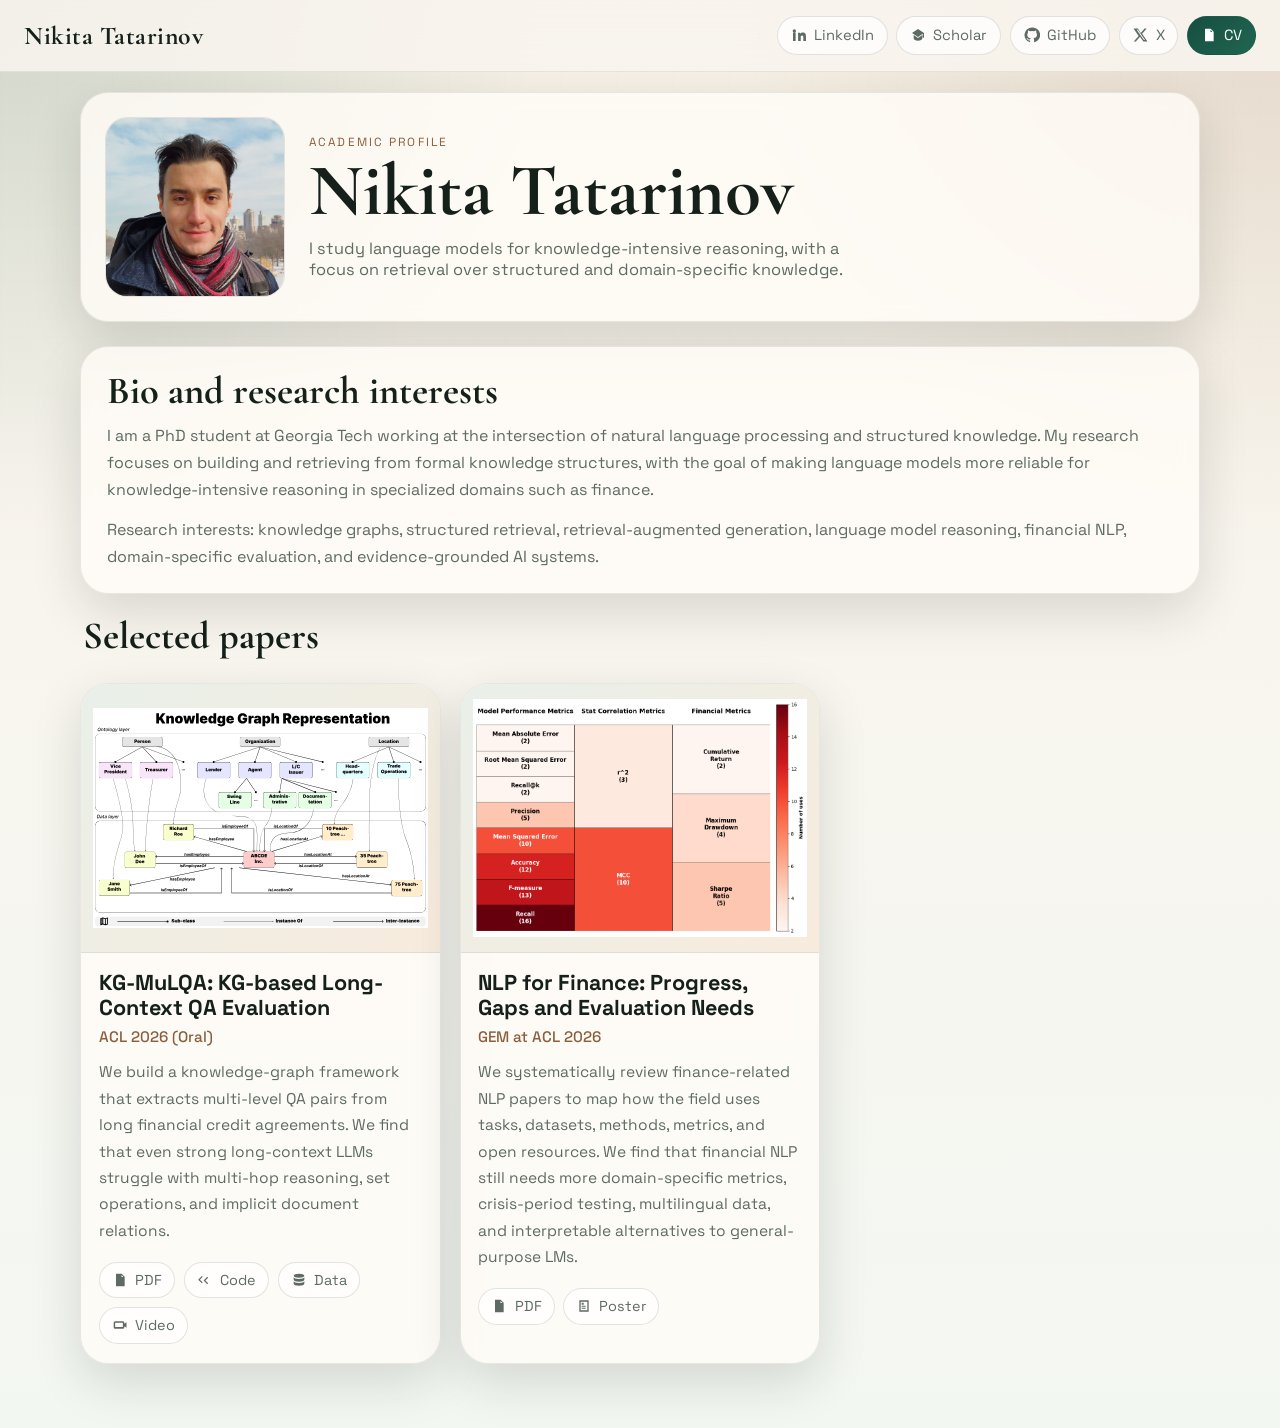
<file: index.html>
<!doctype html>
<html lang="en">
  <head>
    <meta charset="utf-8" />
    <meta name="viewport" content="width=device-width, initial-scale=1" />
    <title>Nikita Tatarinov | ML PhD Student at Georgia Tech</title>
    <meta
      name="description"
      content="Nikita Tatarinov is a PhD student at Georgia Tech working on natural language processing, structured knowledge, knowledge graphs, retrieval, and financial NLP."
    />
    <!-- Open Graph tags for social sharing -->
    <meta property="og:title" content="Nikita Tatarinov | ML PhD Student at Georgia Tech" />
    <meta
      property="og:description"
      content="Nikita Tatarinov is a PhD student at Georgia Tech working on natural language processing, structured knowledge, knowledge graphs, retrieval, and financial NLP."
    />
    <meta property="og:type" content="website" />
    <meta property="og:image" content="assets/portrait_cropped.jpg" />
    <link rel="canonical" href="https://nikita-a-tatarinov.github.io/personal_website/" />
    <script type="application/ld+json">
    {
      "@context": "https://schema.org",
      "@type": "Person",
      "name": "Nikita Tatarinov",
      "url": "https://nikita-a-tatarinov.github.io/personal_website/",
      "jobTitle": "ML PhD Student",
      "affiliation": {
        "@type": "CollegeOrUniversity",
        "name": "Georgia Institute of Technology"
      },
      "sameAs": [
        "https://www.linkedin.com/in/ntatarinov/",
        "https://scholar.google.com/citations?user=iLUID6YAAAAJ&hl=en",
        "https://github.com/Nikita-A-Tatarinov",
        "https://x.com/Nik_A_Tatarinov"
      ]
    }
    </script>
    <link rel="preconnect" href="https://fonts.googleapis.com" />
    <link rel="preconnect" href="https://fonts.gstatic.com" crossorigin />
    <link
      href="https://fonts.googleapis.com/css2?family=Cormorant+Garamond:wght@600;700&family=Space+Grotesk:wght@400;500;700&display=swap"
      rel="stylesheet"
    />
    <link rel="stylesheet" href="styles.css" />
  </head>
  <body>
    <header class="site-header">
      <a class="brand" href="#top">Nikita Tatarinov</a>

      <nav class="social-nav" aria-label="External links">
        <a class="icon-button" href="https://www.linkedin.com/in/ntatarinov/" target="_blank" rel="noreferrer" aria-label="LinkedIn">
          <svg viewBox="0 0 24 24" aria-hidden="true"><path d="M4.98 3.5a2.48 2.48 0 1 0 0 4.96 2.48 2.48 0 0 0 0-4.96ZM3 8.75h3.96V21H3V8.75Zm7.04 0h3.8v1.68h.05c.53-1 1.83-2.05 3.77-2.05 4.03 0 4.78 2.65 4.78 6.1V21h-3.96v-5.46c0-1.3-.02-2.97-1.8-2.97-1.8 0-2.07 1.4-2.07 2.88V21h-3.97V8.75Z"/></svg>
          <span>LinkedIn</span>
        </a>
        <a class="icon-button" href="https://scholar.google.com/citations?user=iLUID6YAAAAJ&hl=en" target="_blank" rel="noreferrer" aria-label="Google Scholar">
          <svg viewBox="0 0 24 24" aria-hidden="true"><path d="M12 3 3 9l9 6 7.2-4.8V16h1.8V9L12 3Zm0 13.5L5.5 12V17c0 1.9 2.9 3.5 6.5 3.5s6.5-1.6 6.5-3.5v-5L12 16.5Z"/></svg>
          <span>Scholar</span>
        </a>
        <a class="icon-button" href="https://github.com/Nikita-A-Tatarinov" target="_blank" rel="noreferrer" aria-label="GitHub">
          <svg viewBox="0 0 24 24" aria-hidden="true"><path d="M12 .75a11.25 11.25 0 0 0-3.56 21.92c.56.1.77-.24.77-.54v-2.02c-3.14.68-3.8-1.33-3.8-1.33-.52-1.33-1.28-1.7-1.28-1.7-1.05-.72.08-.71.08-.71 1.16.08 1.77 1.2 1.77 1.2 1.03 1.77 2.7 1.26 3.36.97.1-.74.4-1.26.73-1.55-2.5-.29-5.12-1.25-5.12-5.56 0-1.23.44-2.24 1.17-3.03-.12-.29-.51-1.45.11-3.02 0 0 .95-.31 3.12 1.16a10.84 10.84 0 0 1 5.68 0c2.17-1.47 3.12-1.16 3.12-1.16.62 1.57.23 2.73.11 3.02.73.79 1.17 1.8 1.17 3.03 0 4.32-2.63 5.27-5.14 5.55.41.36.77 1.06.77 2.14v3.17c0 .31.2.65.78.54A11.25 11.25 0 0 0 12 .75Z"/></svg>
          <span>GitHub</span>
        </a>
        <a class="icon-button" href="https://x.com/Nik_A_Tatarinov" target="_blank" rel="noreferrer" aria-label="X">
          <svg viewBox="0 0 24 24" aria-hidden="true"><path d="m18.9 2.25h3.1l-6.78 7.76 7.98 11.74h-6.25l-4.91-7.2-6.29 7.2H2.65l7.31-8.37L2.31 2.25h6.41l4.45 6.57 5.73-6.57Zm-1.09 17.42h1.72L8.77 4.02H6.93l10.88 15.65Z"/></svg>
          <span>X</span>
        </a>
        <a class="icon-button primary" href="assets/CV.pdf" target="_blank" rel="noreferrer" aria-label="CV">
          <svg viewBox="0 0 24 24" aria-hidden="true"><path d="M6 2.75h8.5L19 7.25V21.25H6V2.75Zm8.25 1.8V7.5h2.95l-2.95-2.95ZM8.5 11.5h7v1.8h-7v-1.8Zm0 3.95h7v1.8h-7v-1.8Zm0-7.9h3.9v1.8H8.5V7.55Z"/></svg>
          <span>CV</span>
        </a>
      </nav>
    </header>

    <main id="top" class="page-shell">
      <section class="hero panel">
        <img
          class="portrait"
          src="assets/portrait_cropped.jpg"
          alt="Portrait placeholder"
        />

        <div class="hero-copy">
          <p class="eyebrow">Academic profile</p>
          <h1>Nikita Tatarinov</h1>
          <p class="subtitle">I study language models for knowledge-intensive reasoning, with a focus on retrieval over structured and domain-specific knowledge.</p>
        </div>
      </section>

      <section class="panel bio-section" aria-labelledby="bio-heading">
        <h2 id="bio-heading">Bio and research interests</h2>
        <p>
          I am a PhD student at Georgia Tech working at the intersection of natural language processing and structured knowledge. My research focuses on building and retrieving from formal knowledge structures, with the goal of making language models more reliable for knowledge-intensive reasoning in specialized domains such as finance.
        </p>
        <p>
          Research interests: knowledge graphs, structured retrieval, retrieval-augmented generation, language model reasoning, financial NLP, domain-specific evaluation, and evidence-grounded AI systems.
        </p>
      </section>

      <section class="papers-section" aria-labelledby="papers-heading">
        <div class="section-head">
          <h2 id="papers-heading">Selected papers</h2>
        </div>

        <div class="papers-grid">
          <article class="paper-card panel">
            <img
              class="paper-image"
              src="assets/KG-MuLQA.svg"
              alt="Paper placeholder image"
            />
            <div class="paper-body">
              <h3>KG-MuLQA: KG-based Long-Context QA Evaluation</h3>
              <p class="paper-venue">ACL 2026 (Oral)</p>
              <p class="paper-abstract">
                We build a knowledge-graph framework that extracts multi-level QA pairs from long financial credit agreements. We find that even strong long-context LLMs struggle with multi-hop reasoning, set operations, and implicit document relations.
              </p>
              <div class="paper-links" aria-label="Paper resources">
                <a class="chip-link" href="https://aclanthology.org/2026.acl-long.151/" aria-label="PDF"><svg viewBox="0 0 24 24" aria-hidden="true"><path d="M6 2.75h8.5L19 7.25V21.25H6V2.75Zm8.25 1.8V7.5h2.95l-2.95-2.95ZM8.5 11.5h7v1.8h-7v-1.8Zm0 3.95h7v1.8h-7v-1.8Zm0-7.9h3.9v1.8H8.5V7.55Z"/></svg><span>PDF</span></a>
                <a class="chip-link" href="https://github.com/gtfintechlab/KG-MuLQA" aria-label="Code"><svg viewBox="0 0 24 24" aria-hidden="true"><path d="m8.6 7.3-4.2 4.2 4.2 4.2L7.3 17l-5.5-5.5 5.5-5.5L8.6 7.3Zm6.8 0 1.3 1.3-4.2 4.2 4.2 4.2-1.3 1.3-5.5-5.5 5.5-5.5Z"/></svg><span>Code</span></a>
                <a class="chip-link" href="https://huggingface.co/datasets/gtfintechlab/KG-MuLQA-D" aria-label="Data"><svg viewBox="0 0 24 24" aria-hidden="true"><path d="M12 2.5c4.42 0 8 1.35 8 3s-3.58 3-8 3-8-1.35-8-3 3.58-3 8-3Zm-8 5v4c0 1.65 3.58 3 8 3s8-1.35 8-3v-4c0 1.65-3.58 3-8 3s-8-1.35-8-3Zm0 6v4c0 1.65 3.58 3 8 3s8-1.35 8-3v-4c0 1.65-3.58 3-8 3s-8-1.35-8-3Z"/></svg><span>Data</span></a>
                <a class="chip-link" href="https://youtu.be/va_tjSZAq1k" aria-label="Video"><svg viewBox="0 0 24 24" aria-hidden="true"><path d="M4.75 6.5h11.5c1.24 0 2.25 1.01 2.25 2.25v1.5l3.25-2.25v8l-3.25-2.25v1.5c0 1.24-1.01 2.25-2.25 2.25H4.75A2.25 2.25 0 0 1 2.5 15.25v-6.5A2.25 2.25 0 0 1 4.75 6.5Zm0 2v6.5h11.5v-6.5H4.75Z"/></svg><span>Video</span></a>
              </div>
            </div>
          </article>

          <article class="paper-card panel">
            <img class="paper-image" src="assets/Survey.png" alt="Paper placeholder image" />
            <div class="paper-body">
              <h3>NLP for Finance: Progress, Gaps and Evaluation Needs</h3>
              <p class="paper-venue">GEM at ACL 2026</p>
              <p class="paper-abstract">
                We systematically review finance-related NLP papers to map how the field uses tasks, datasets, methods, metrics, and open resources. We find that financial NLP still needs more domain-specific metrics, crisis-period testing, multilingual data, and interpretable alternatives to general-purpose LMs.
              </p>
              <div class="paper-links" aria-label="Paper resources">
                <a class="chip-link" href="https://aclanthology.org/2026.gem-main.65/"><svg viewBox="0 0 24 24" aria-hidden="true"><path d="M6 2.75h8.5L19 7.25V21.25H6V2.75Zm8.25 1.8V7.5h2.95l-2.95-2.95ZM8.5 11.5h7v1.8h-7v-1.8Zm0 3.95h7v1.8h-7v-1.8Zm0-7.9h3.9v1.8H8.5V7.55Z"/></svg><span>PDF</span></a>
                <a class="chip-link" href="assets/Survey_Poster_GEM.pdf" target="_blank" rel="noreferrer" aria-label="Poster"><svg viewBox="0 0 24 24" aria-hidden="true"><path d="M5 3.5h14v17H5v-17Zm2 2v13h10v-13H7Zm1.5 1.5h3v3h-3v-3Zm0 4.5h6v1.5h-6V11.5Zm0 3h6V16h-6v-1.5Z"/></svg><span>Poster</span></a>
              </div>
            </div>
          </article>

        </div>
      </section>
    </main>
  </body>
</html>
</file>
<file: styles.css>
:root {
  color-scheme: light;
  --bg: #f5efe4;
  --bg-2: #e7f0ea;
  --panel: rgba(255, 252, 247, 0.82);
  --panel-border: rgba(38, 48, 41, 0.1);
  --text: #15201a;
  --muted: #5d6b63;
  --accent: #164e3f;
  --accent-2: #8b5e3c;
  --shadow: 0 18px 50px rgba(18, 27, 22, 0.14);
}

* {
  box-sizing: border-box;
}

html {
  scroll-behavior: smooth;
}

body {
  margin: 0;
  min-height: 100vh;
  font-family: "Space Grotesk", system-ui, sans-serif;
  color: var(--text);
  background:
    radial-gradient(circle at top left, rgba(24, 85, 66, 0.16), transparent 28%),
    radial-gradient(circle at top right, rgba(139, 94, 60, 0.15), transparent 28%),
    linear-gradient(180deg, var(--bg) 0%, #f8f5ee 42%, #f3f7f2 100%);
  padding-top: 5.75rem;
}

body::before {
  content: "";
  position: fixed;
  inset: 0;
  pointer-events: none;
  background-image: linear-gradient(rgba(21, 32, 26, 0.03) 1px, transparent 1px),
    linear-gradient(90deg, rgba(21, 32, 26, 0.03) 1px, transparent 1px);
  background-size: 28px 28px;
  mask-image: linear-gradient(180deg, rgba(0, 0, 0, 0.18), transparent 70%);
}

img {
  display: block;
  max-width: 100%;
}

a {
  color: inherit;
  text-decoration: none;
}

.site-header {
  position: fixed;
  inset: 0 0 auto;
  z-index: 50;
  display: flex;
  align-items: center;
  justify-content: space-between;
  gap: 1rem;
  padding: 1rem 1.5rem;
  backdrop-filter: blur(16px);
  background: rgba(249, 246, 239, 0.82);
  border-bottom: 1px solid rgba(21, 32, 26, 0.08);
}

.brand {
  font-family: "Cormorant Garamond", Georgia, serif;
  font-size: 1.6rem;
  font-weight: 700;
  letter-spacing: 0.02em;
  white-space: nowrap;
}

.social-nav {
  display: flex;
  flex-wrap: wrap;
  justify-content: flex-end;
  gap: 0.55rem;
}

.icon-button,
.chip-link {
  display: inline-flex;
  align-items: center;
  gap: 0.45rem;
  border: 1px solid rgba(21, 32, 26, 0.12);
  background: rgba(255, 255, 255, 0.72);
  transition: transform 160ms ease, border-color 160ms ease, background-color 160ms ease, box-shadow 160ms ease;
}

.icon-button {
  padding: 0.58rem 0.8rem;
  border-radius: 999px;
  font-size: 0.92rem;
  color: var(--muted);
}

.icon-button svg,
.chip-link svg {
  width: 1rem;
  height: 1rem;
  fill: currentColor;
  flex: 0 0 auto;
}

.icon-button.primary {
  color: #fff;
  background: linear-gradient(135deg, var(--accent), #206651);
  border-color: transparent;
}

.icon-button:hover,
.icon-button:focus-visible,
.chip-link:hover,
.chip-link:focus-visible {
  transform: translateY(-1px);
  border-color: rgba(21, 32, 26, 0.22);
  background: rgba(255, 255, 255, 0.92);
  box-shadow: 0 10px 24px rgba(21, 32, 26, 0.12);
  outline: none;
}

.icon-button.primary:hover,
.icon-button.primary:focus-visible {
  background: linear-gradient(135deg, #1c624e, #2d735f);
}

.page-shell {
  width: min(1120px, calc(100% - 2rem));
  margin: 0 auto 4rem;
}

.panel {
  border: 1px solid var(--panel-border);
  border-radius: 28px;
  background: var(--panel);
  box-shadow: var(--shadow);
  backdrop-filter: blur(10px);
}

.hero {
  display: grid;
  grid-template-columns: 180px minmax(0, 1fr);
  gap: 1.5rem;
  align-items: center;
  padding: 1.5rem;
  margin-bottom: 1.5rem;
}

.portrait {
  width: 180px;
  aspect-ratio: 1 / 1;
  object-fit: cover;
  border-radius: 22px;
  border: 1px solid rgba(21, 32, 26, 0.1);
}

.eyebrow {
  margin: 0 0 0.4rem;
  color: var(--accent-2);
  text-transform: uppercase;
  letter-spacing: 0.18em;
  font-size: 0.74rem;
}

.hero-copy h1,
.bio-section h2,
.section-head h2 {
  margin: 0;
  font-family: "Cormorant Garamond", Georgia, serif;
  font-weight: 700;
  line-height: 0.95;
}

.hero-copy h1 {
  font-size: clamp(2.6rem, 6vw, 4.6rem);
}

.subtitle {
  max-width: 55ch;
  margin: 0.75rem 0 0;
  color: var(--muted);
  font-size: 1.02rem;
}

.bio-section,
.papers-section {
  margin-top: 1.5rem;
}

.bio-section {
  padding: 1.6rem 1.6rem 1.4rem;
}

.bio-section h2,
.section-head h2 {
  font-size: clamp(1.9rem, 3vw, 2.7rem);
  margin-bottom: 0.8rem;
}

.bio-section p,
.section-head p,
.paper-abstract {
  margin: 0;
  color: var(--muted);
  line-height: 1.7;
}

.bio-section p + p {
  margin-top: 0.8rem;
}

.section-head {
  padding: 0 0.2rem 1rem;
}

.papers-grid {
  display: grid;
  grid-template-columns: repeat(3, minmax(0, 1fr));
  gap: 1.2rem;
}

.paper-card {
  overflow: hidden;
}

.paper-image {
  width: 100%;
  aspect-ratio: 4 / 3;
  object-fit: contain;
  object-position: center;
  background: linear-gradient(135deg, rgba(232, 239, 233, 0.95), rgba(247, 234, 220, 0.95));
  padding: 0.75rem;
  border-bottom: 1px solid rgba(21, 32, 26, 0.08);
}

.paper-body {
  padding: 1.1rem 1.1rem 1.2rem;
}

.paper-body h3 {
  margin: 0;
  font-size: 1.35rem;
  line-height: 1.15;
}

.paper-venue {
  margin: 0.4rem 0 0.85rem;
  color: var(--accent-2);
  font-size: 0.95rem;
  font-weight: 500;
}

.paper-abstract {
  font-size: 0.97rem;
}

.paper-links {
  display: flex;
  flex-wrap: wrap;
  gap: 0.55rem;
  margin-top: 1.1rem;
}

.chip-link {
  padding: 0.52rem 0.75rem;
  border-radius: 999px;
  color: var(--muted);
  font-size: 0.9rem;
}

@media (max-width: 980px) {
  .papers-grid {
    grid-template-columns: repeat(2, minmax(0, 1fr));
  }
}

@media (max-width: 760px) {
  body {
    padding-top: 7.25rem;
  }

  .site-header {
    align-items: flex-start;
    flex-direction: column;
  }

  .social-nav {
    justify-content: flex-start;
  }

  .hero {
    grid-template-columns: 1fr;
    justify-items: start;
  }

  .portrait {
    width: 150px;
  }

  .papers-grid {
    grid-template-columns: 1fr;
  }
}
</file>
